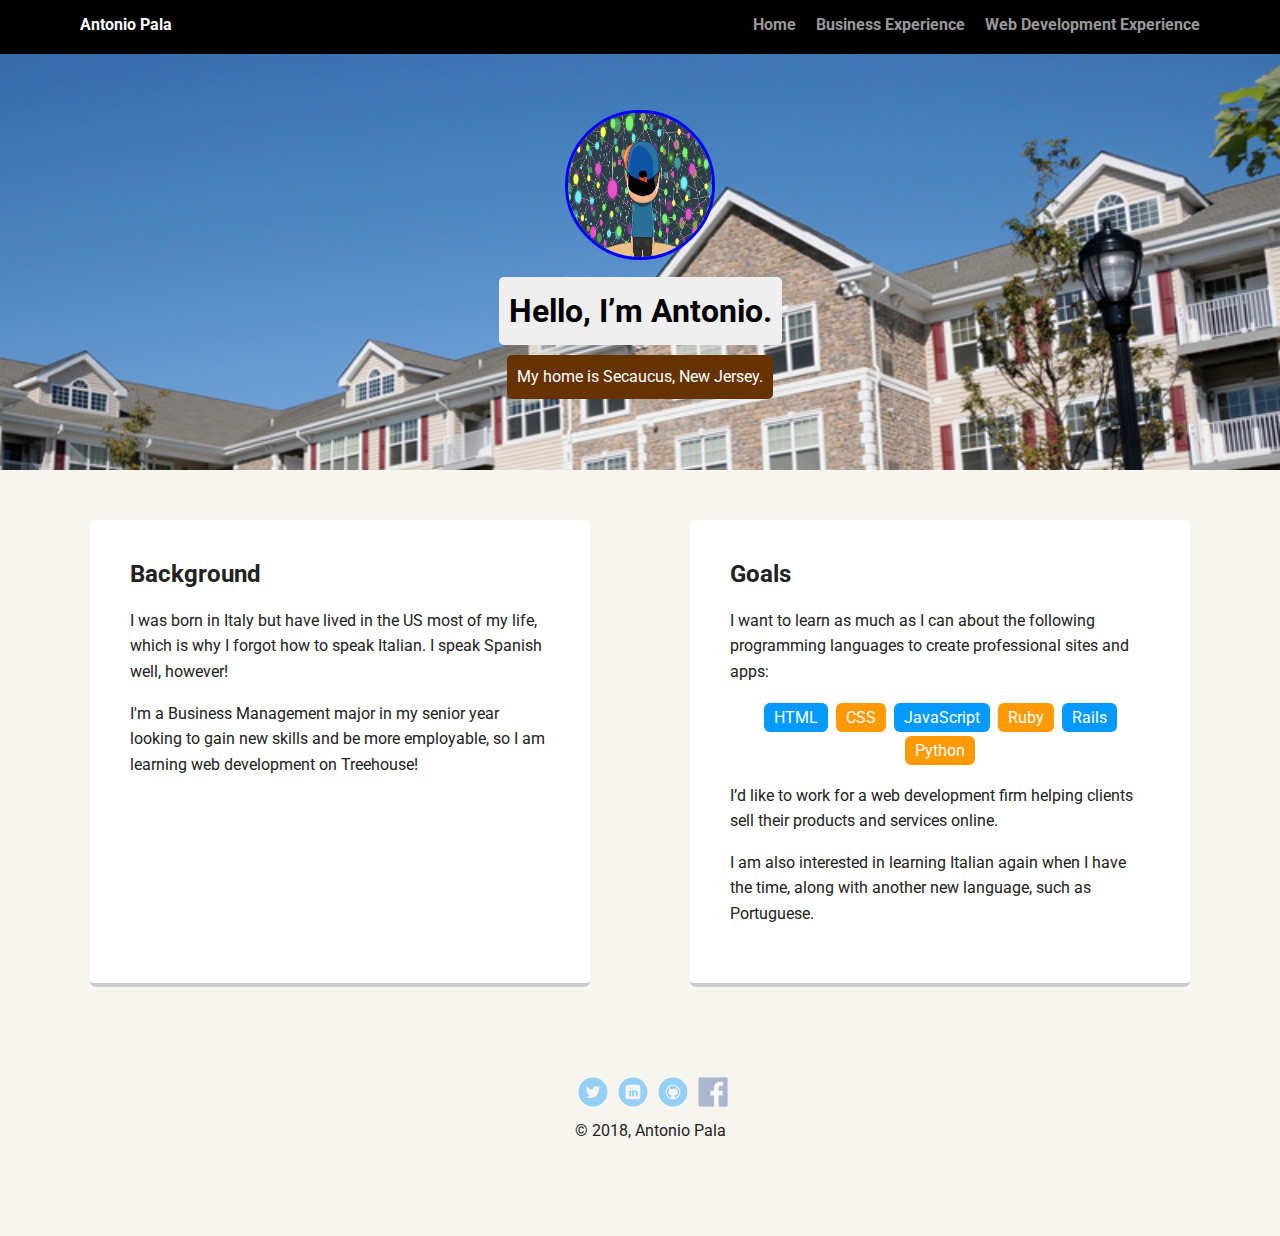
<file: index.html>
<!doctype html>
<html lang="en">
  <head>
    <meta charset="utf-8">
    <title>Antonio's Profile</title>
    <meta name="viewport" content="width=device-width, initial-scale=1.0">
    <link rel="stylesheet" href="styles.css">
    <link href="https://fonts.googleapis.com/css?family=Muli%7CRoboto:400,300,500,700,900" rel="stylesheet">
  </head>

  <body>
      <div class="main-nav">
          <ul class="nav">
            <li class="name">Antonio Pala</li>
            <li><a href="index.html">Home</a></li>
            <li><a href="experience.html" target="_blank">Business Experience</a></li>
            <li><a href="experience2.html" target="_blank">Web Development Experience</a></li>
          </ul>
      </div>

      <header>
        <img src="images/Coder.png" alt="Picture from children's book about coding" class="profile-image">
        <h1 class="tag name">Hello, I’m Antonio.</h1>
        <p class="tag location">My home is Secaucus, New Jersey.</p>
      </header>

      <main class="flex">
        <div class="card">
          <h2>Background</h2>
          <p>I was born in Italy but have lived in the US most of my life, which is why I forgot how to speak Italian. I speak Spanish well, however!</p>
          <p>I'm a Business Management major in my senior year looking to gain new skills and be more employable, so I am learning web development on Treehouse!</p>
        </div>

        <div class="card">
          <h2>Goals</h2>
          <p>I want to learn as much as I can about the following programming languages to create professional sites and apps:</p>
          <ul class="skills">
            <li>HTML</li>
            <li>CSS</li>
            <li>JavaScript</li>
            <li>Ruby</li>
            <li>Rails</li>
            <li>Python</li>
          </ul>
          <p>I’d like to work for a web development firm helping clients sell their products and services online.</p>
          <p>I am also interested in learning Italian again when I have the time, along with another new language, such as Portuguese.
        </div>

      </main>
      <footer>
        <ul>
          <li><a href="https://twitter.com/AntonioPala12" class="social twitter">Twitter</a></li>
          <li><a href="https://www.linkedin.com/in/antonio-pala-8873015a/" class="social linkedin">LinkedIn</a></li>
          <li><a href="https://github.com/AntonioPala" class="social github">Github</a></li>
          <li><a href="https://www.facebook.com/antonio.pala.338" class="social fb">Facebook</a></li>
        </ul>
        <p class="copyright">&copy; 2018, Antonio Pala</p>
      </footer>
    </body>
  </html>
</file>
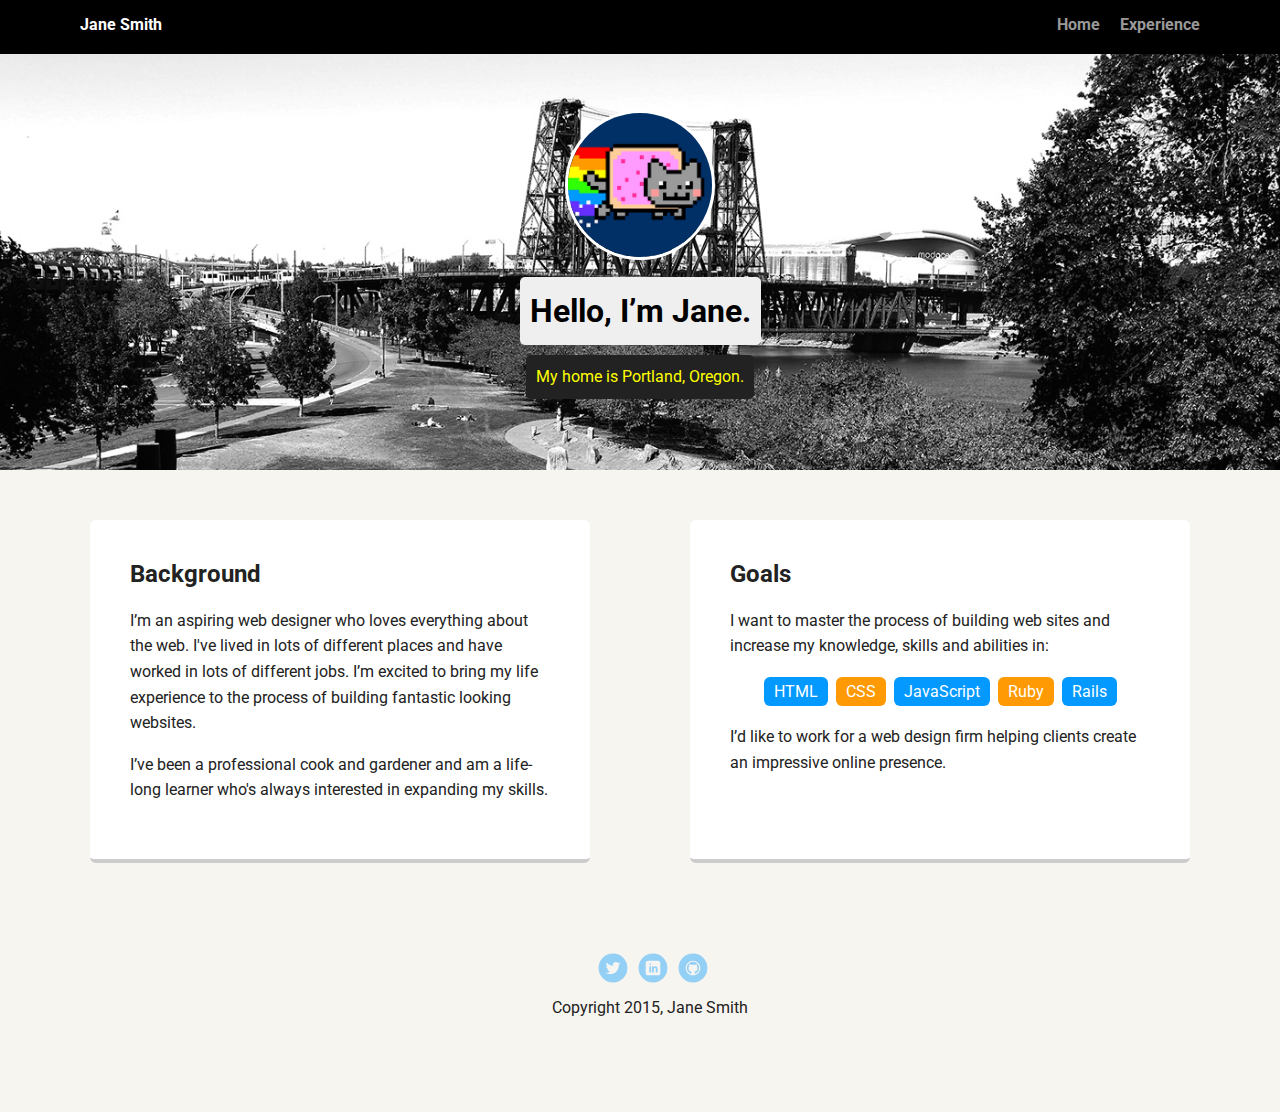
<file: portfolio_update_v1/index.html>
<!doctype html>
<html lang="en">
<head>
  <meta charset="utf-8">
  <title>Jane Smith's Profile</title>
  <meta name="viewport" content="width=device-width, initial-scale=1.0">
  <link rel="stylesheet" href="styles.css">
  <link href="https://fonts.googleapis.com/css?family=Muli%7CRoboto:400,300,500,700,900" rel="stylesheet"></head>
  <body>

    <div class="main-nav">
        <ul class="nav">
          <li class="name">Jane Smith</li>
          <li><a href="#">Home</a></li>
          <li><a href="#">Experience</a></li>
        </ul>
    </div>

    <header>
      <img src="images/me.png" alt="Drawing of Jane Smith" class="profile-image">
      <h1 class="tag name">Hello, I’m Jane.</h1>
      <p class="tag location">My home is Portland, Oregon.</p>
    </header>

    <main class="flex">
      <div class="card">
        <h2>Background</h2>
        <p>I’m an aspiring web designer who loves everything about the web. I've lived in lots of different places and have worked in lots of different jobs. I’m excited to bring my life experience to the process of building fantastic looking websites.</p>
        <p>I’ve been a professional cook and gardener and am a life-long learner who's always interested in expanding my skills.</p>
      </div> 

      <div class="card">
        <h2>Goals</h2>
        <p>I want to master the process of building web sites and increase my knowledge, skills and abilities in:</p>
        <ul class="skills">
          <li>HTML</li>
          <li>CSS</li>
          <li>JavaScript</li>
          <li>Ruby</li>
          <li>Rails</li>
        </ul>
        <p>I’d like to work for a web design firm helping clients create an impressive online presence.</p>
      </div> 

    </main>
    <footer>
      <ul>
        <li><a href="#" class="social twitter">Twitter</a></li>
        <li><a href="#" class="social linkedin">LinkedIn</a></li>
        <li><a href="#" class="social github">Github</a></li>
      </ul>
      <p class="copyright">Copyright 2015, Jane Smith</p>
    </footer>
  </body>
  </html>
</file>
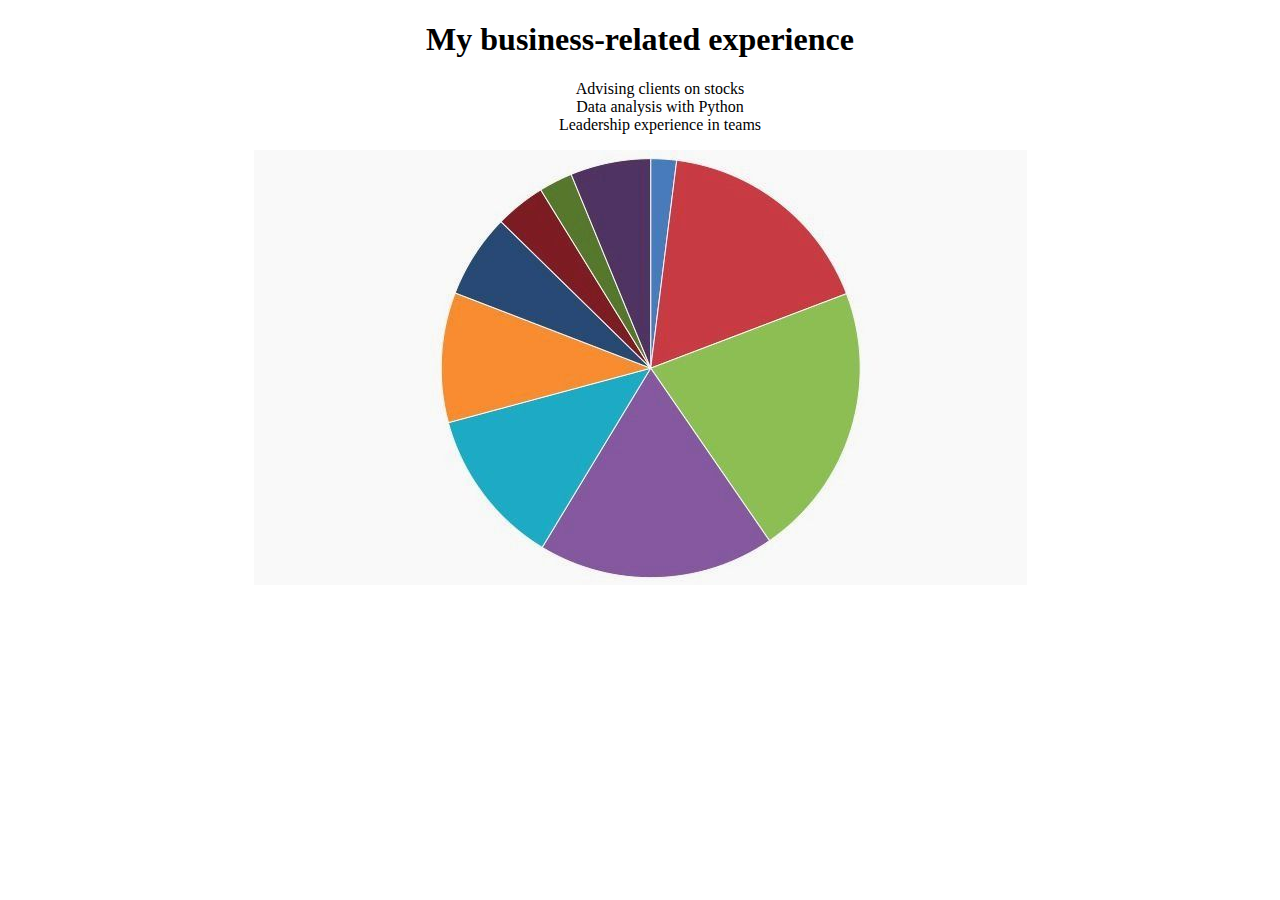
<file: experience.html>
<!DOCTYPE html>
<html>
<head>
  <title>Antonio's Business Experience</title>
  <link rel="stylesheet" href="experience styles.css">
</head>
<body>
  <h1>My business-related experience</h1>
  <ul>
    <li>Advising clients on stocks</li>
    <li>Data analysis with Python</li>
    <li>Leadership experience in teams</li>
  </ul>
  <a href ="index.html"><img src="images/Chart.jpeg" title="Click to go back to main page"></a>
</body>
</html>
</file>
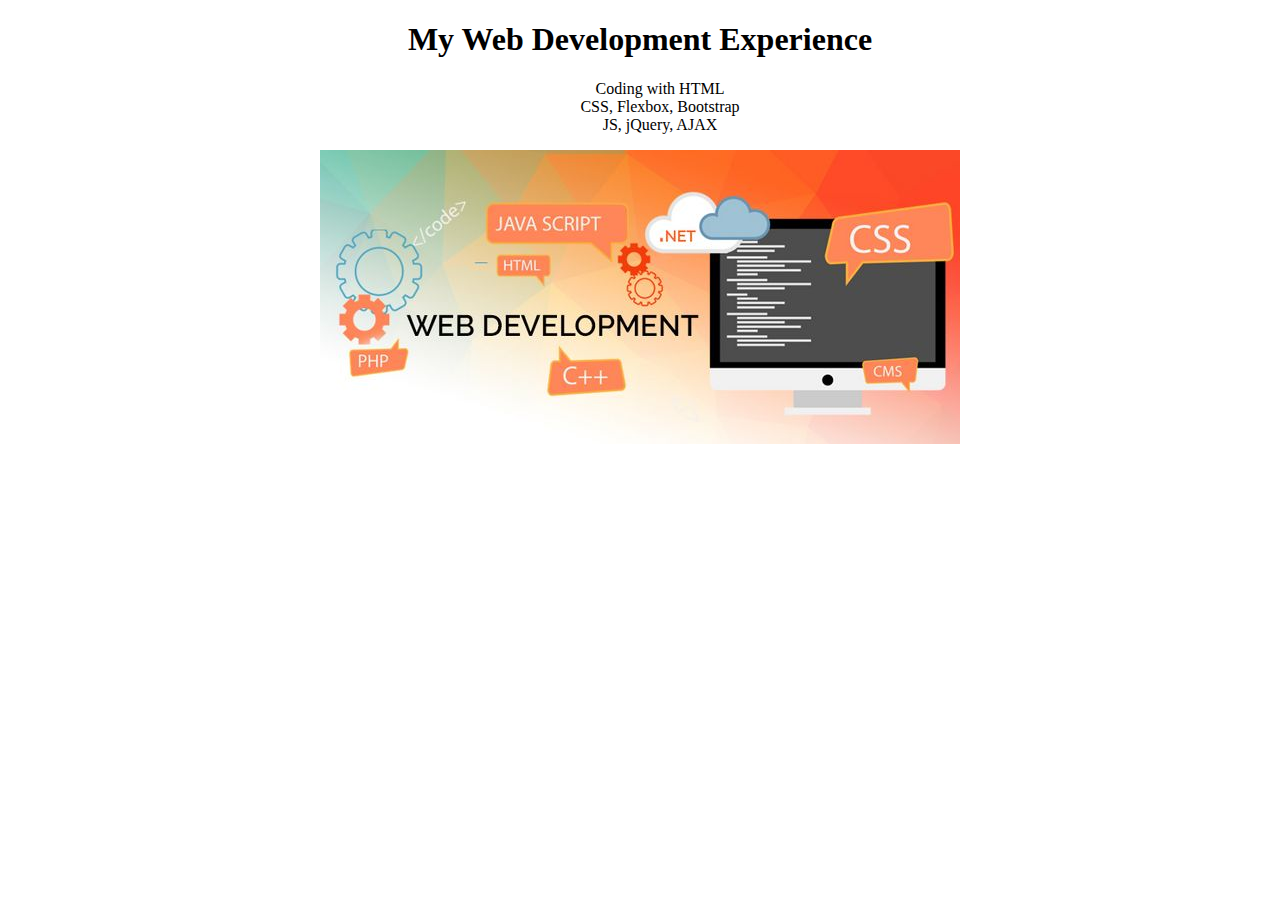
<file: experience2.html>
<!DOCTYPE html>
<html>
<head>
  <title>Antonio's Web Development Experience</title>
  <link rel="stylesheet" href="experience styles.css">
</head>
<body>
  <h1>My Web Development Experience</h1>
  <ul>
    <li>Coding with HTML</li>
    <li>CSS, Flexbox, Bootstrap</li>
    <li>JS, jQuery, AJAX</li>
  </ul>
  <a href ="index.html"><img src="images/Web Dev.jpg" title="Click to go back to main page"></a>
</body>
</html>
</file>
<file: styles.css>
/* Global Layout Set-up */
* {
  box-sizing: border-box;
}

body {
  margin: 0;
  padding: 0;
  text-align: center;
  font-family: 'Roboto', sans-serif;
  color: #222;
  background: #f7f5f0;
}
/* Link Styles */

a {
  text-decoration: none;
  color: #999;
}
a:hover {
  color: #6633ff;
}

/* Section Styles */

.main-nav {
  width: 100%;
  background: black;
  min-height: 30px;
  padding: 10px;
  position: fixed;
  text-align: center;
}
.nav {
  display: flex;
  justify-content: space-around;
  font-weight: 700;
  list-style-type: none;
  margin: 0 auto;
  padding: 0;
}

.nav .name {
    display: block;
    margin-right: auto;
    color: white;
}
.nav li {
  padding: 5px 10px 10px 10px;
}
.nav a {
  transition: all .5s;
}
.nav a:hover {
  color: white
}

header {
  text-align: center;
  background: url('images/Secaucus.jpg') no-repeat top center ;
  background-size: cover;
  overflow: hidden;
  padding-top: 60px;
}
header {
  line-height: 1.5;
}
header .profile-image {
  margin-top: 50px;
  width: 150px;
  height: 150px;
  border-radius: 50%;
  border: 3px solid blue;
  transition: all .5s;
}
header .profile-image:hover {
  transform: scale(1.2) rotate(360deg);
}
.tag {
  background-color: #efefef;
  color: black;
  padding: 10px;
  border-radius: 5px;
  display: table;
  margin: 10px auto;
}
.location {
  background-color: #663300;
  color: white;
}
.card {
  margin: 30px;
  padding: 20px 40px 40px;
  max-width: 500px;
  text-align: left;
  background: #fff;
  border-bottom: 4px solid #ccc;
  border-radius: 6px;
  transition: all .5s;
}
.card:hover {
  border-color: #ff99ff;
}

ul.skills {
  padding: 0;
  text-align: center;
}

.skills li {
  border-radius: 6px;
  display: inline-block;
  background: #ff9904;
  color: white;
  padding: 5px 10px;
  margin: 2px;
}

.skills li:nth-child(odd) {
  background: #0399ff;
}

footer {
  width: 100%;
  min-height: 30px;
  padding: 20px 0 40px 20px;
}

footer .copyright {
  top: -8px;
  font-size: .75em;
}

footer ul {
  list-style-type: none;
  margin: 0;
  padding: 0;
}

footer ul li {
  display: inline-block;
}

a.social {
  display: inline-block;
  text-indent: -9999px;
  margin-left: 5px;
  width: 30px;
  height: 30px;
  background-size: 30px 30px;
  opacity: .4;
  transition: all .5s;
}
a.twitter {
  background-image: url(images/twitter.svg);
}
a.linkedin {
  background-image: url(images/linkedin.svg);
}
a.github {
  background-image: url(images/github.svg);
}

a.fb {
  background-image: url(images/fb.png)
}
a.social:hover {
  opacity: 1;
}
.clearfix {
  clear: both;
}

/* Styles for larger screens */
@media screen and (min-width: 720px) {

  .flex {
      display: -ms-flexbox;      /* TWEENER - IE 10 */
      display: flex;
      max-width: 1200px;
      -ms-flex-pack: distribute;
      justify-content: space-around;
      margin: 0 auto;
  }

  header {
    min-height: 470px;
  }

  .nav {
    max-width: 1200px;
    padding: 0 30px;
  }


  main {
    padding-top: 20px;
  }

  main p {
    line-height: 1.6em;
  }

  footer {
    font-size: 1.3em;
    max-width: 1200px;
    margin: 40px auto;
  }

}
</file>
<file: portfolio_update_v1/styles.css>
/* Global Layout Set-up */
* { 
  box-sizing: border-box;
}
  
body {
  margin: 0;
  padding: 0;
  text-align: center;
  font-family: 'Roboto', sans-serif;
  color: #222;
  background: #f7f5f0;
}
/* Link Styles */

a {
  text-decoration: none;
  color: #999;
}
a:hover {
  color: #6633ff;
}

/* Section Styles */

.main-nav {
  width: 100%;
  background: black;
  min-height: 30px;
  padding: 10px;
  position: fixed;
  text-align: center;
}
.nav {
  display: flex;
  justify-content: space-around;
  font-weight: 700;
  list-style-type: none;
  margin: 0 auto;
  padding: 0;
}

.nav .name {
    display: block;
    margin-right: auto;
    color: white;
}
.nav li {
  padding: 5px 10px 10px 10px;
}
.nav a {
  transition: all .5s;
}
.nav a:hover {
  color: white
}

header {
  text-align: center;
  background: url('images/portland.jpg') no-repeat top center ;
  background-size: cover;
  overflow: hidden;
  padding-top: 60px;
}
header {
  line-height: 1.5;
}
header .profile-image {
  margin-top: 50px;
  width: 150px;
  height: 150px;
  border-radius: 50%;
  border: 3px solid white;
  transition: all .5s;
}
header .profile-image:hover {
  transform: scale(1.2) rotate(5deg);
}
.tag {
  background-color: #efefef;
  color: black;
  padding: 10px;
  border-radius: 5px;
  display: table;
  margin: 10px auto;
} 
.location {
  background-color: #222;
  color: yellow;
}
.card {
  margin: 30px;
  padding: 20px 40px 40px;
  max-width: 500px;
  text-align: left;
  background: #fff;
  border-bottom: 4px solid #ccc;
  border-radius: 6px;
  transition: all .5s;
}
.card:hover {
  border-color: #ff99ff;
}

ul.skills {
  padding: 0;
  text-align: center;
}

.skills li {
  border-radius: 6px;
  display: inline-block;
  background: #ff9904;
  color: white;
  padding: 5px 10px;
  margin: 2px;
}

.skills li:nth-child(odd) {
  background: #0399ff;
}

footer {
  width: 100%;
  min-height: 30px;
  padding: 20px 0 40px 20px;
}

footer .copyright {
  top: -8px;
  font-size: .75em;
}

footer ul {
  list-style-type: none;
  margin: 0;
  padding: 0;
}

footer ul li {
  display: inline-block;
}

a.social {
  display: inline-block;
  text-indent: -9999px;
  margin-left: 5px;
  width: 30px;
  height: 30px;
  background-size: 30px 30px;
  opacity: .4;
  transition: all .5s;
}
a.twitter {
  background-image: url(images/twitter.svg);
}
a.linkedin {
  background-image: url(images/linkedin.svg);
}
a.github {
  background-image: url(images/github.svg);
}
a.social:hover {
  opacity: 1;
}
.clearfix {
  clear: both;
}

/* Styles for larger screens */
@media screen and (min-width: 720px) {
  
  .flex {
      display: -ms-flexbox;      /* TWEENER - IE 10 */
      display: flex; 
      max-width: 1200px;
      -ms-flex-pack: distribute;
      justify-content: space-around;
      margin: 0 auto;
  }

  header {
    min-height: 470px;
  }

  .nav {
    max-width: 1200px;
    padding: 0 30px;
  }


  main {
    padding-top: 20px;
  }

  main p {
    line-height: 1.6em;
  }

  footer {
    font-size: 1.3em;
    max-width: 1200px;
    margin: 40px auto;
  }

}
</file>
<file: experience styles.css>
body {
  text-align: center;
}

li {
  display: block;
}

ul {
  text-align: center;
}
</file>
